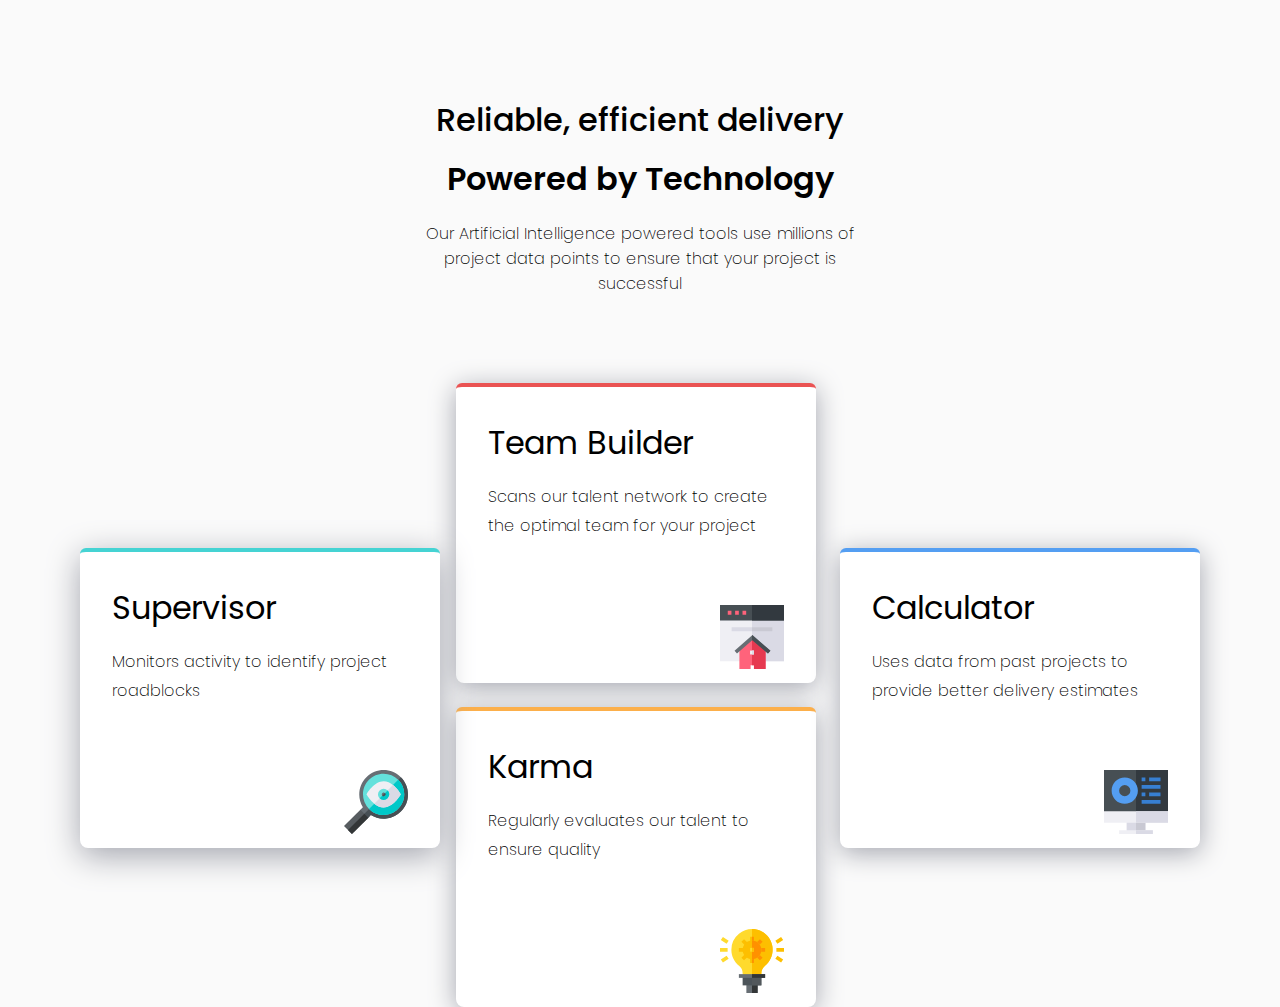
<file: four-card-feature-section-master/index.html>
<!DOCTYPE html>
<html lang="en">

<head>
    <meta charset="UTF-8">
    <meta name="viewport" content="width=device-width, initial-scale=1.0">
    <!-- displays site properly based on user's device -->

    <link rel="icon" type="image/png" sizes="32x32" href="./images/favicon-32x32.png">

    <title>Frontend Mentor | Four card feature section</title>

    <link rel="stylesheet" href="style.css">
</head>

<body>

    <main class="container">

        <div class="top-section">
             <h1 class="top-heading"> Reliable, efficient delivery </h1>
            <h1 class="top-heading-2">Powered by Technology</h1>

            <p class="top-para-2">Our Artificial Intelligence powered tools use millions of project data points
                to ensure that your project is successful</p>

        </div>


        <div class="bottom-section">
            <div class="box box-position box-1">

                <h1>Supervisor</h1>
                <p>Monitors activity to identify project roadblocks</p>
                <div class="svg">
                    <img src="./images/icon-supervisor.svg">
                </div>
            </div>
    
            <div class="boxes">
                <div class="box box-2">
                  <h1>  Team Builder</h1>
                    <p>Scans our talent network to create the optimal team for your project</p>
                    <div class="svg">
                        <img src="./images/icon-team-builder.svg" alt="" srcset="">
                    </div>
                </div>
                <div class="box box-3">
                 <h1>   Karma</h1>
                    <p>Regularly evaluates our talent to ensure quality</p>
                    <div class="svg">
<img src="./images/icon-karma.svg" alt="">
                    </div>
                </div>
            </div>
    
            <div class="box box-position box-4">
                <h1>Calculator</h1>
               <p> Uses data from past projects to provide better delivery estimates</p>
               <div class="svg">
                        <img src="./images/icon-calculator.svg" alt="">
               </div>
            </div>
        </div>



    </main>


    <!-- <footer>
        <p class="attribution">
            Challenge by <a href="https://www.frontendmentor.io?ref=challenge" target="_blank">Frontend Mentor</a>.
            Coded by <a href="#">Your Name Here</a>.
        </p>
    </footer> -->
</body>

</html>
</file>
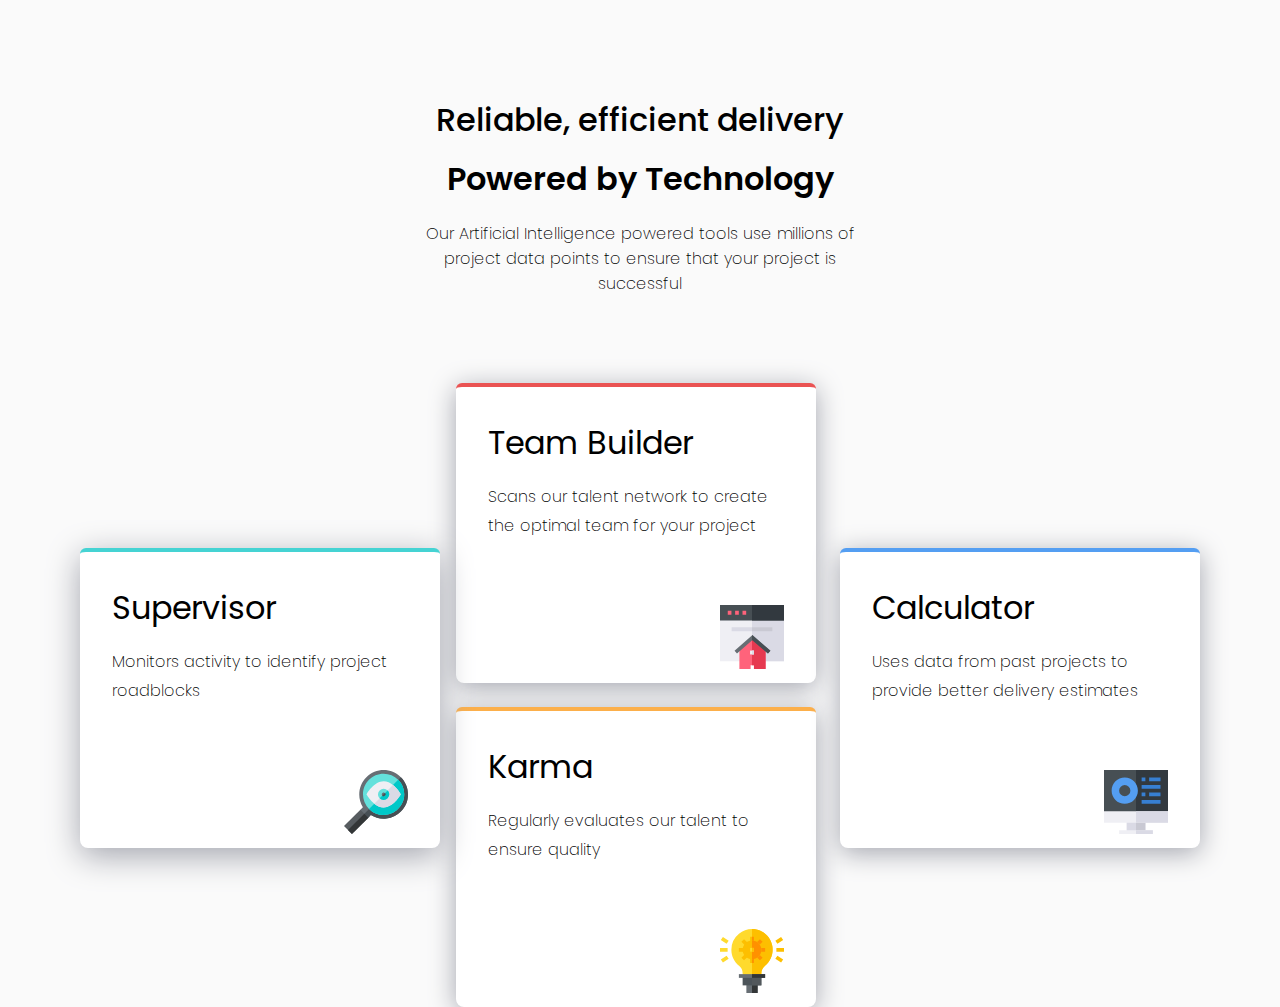
<file: four-card-feature-section-master/index2.html>
<!DOCTYPE html>
<html lang="en">

<head>
    <meta charset="UTF-8">
    <meta name="viewport" content="width=device-width, initial-scale=1.0">
    <!-- displays site properly based on user's device -->

    <link rel="icon" type="image/png" sizes="32x32" href="./images/favicon-32x32.png">

    <title>Frontend Mentor | Four card feature section</title>

    <link rel="stylesheet" href="style.css">
</head>

<body>

    <main class="container">

        <div class="top-section">
             <h1 class="top-heading"> Reliable, efficient delivery </h1>
            <h1 class="top-heading-2">Powered by Technology</h1>

            <p class="top-para-2">Our Artificial Intelligence powered tools use millions of project data points
                to ensure that your project is successful</p>

        </div>


        <div class="bottom-section">
            <div class="box box-position box-1">

                <h1>Supervisor</h1>
                <p>Monitors activity to identify project roadblocks</p>
                <div class="svg">
                    <img src="./images/icon-supervisor.svg">
                </div>
            </div>
    
            <div class="boxes">
                <div class="box box-2">
                  <h1>  Team Builder</h1>
                    <p>Scans our talent network to create the optimal team for your project</p>
                    <div class="svg">
                        <img src="./images/icon-team-builder.svg" alt="" srcset="">
                    </div>
                </div>
                <div class="box box-3">
                 <h1>   Karma</h1>
                    <p>Regularly evaluates our talent to ensure quality</p>
                    <div class="svg">
<img src="./images/icon-karma.svg" alt="">
                    </div>
                </div>
            </div>
    
            <div class="box box-position box-4">
                <h1>Calculator</h1>
               <p> Uses data from past projects to provide better delivery estimates</p>
               <div class="svg">
                        <img src="./images/icon-calculator.svg" alt="">
               </div>
            </div>
        </div>



    </main>


    <!-- <footer>
        <p class="attribution">
            Challenge by <a href="https://www.frontendmentor.io?ref=challenge" target="_blank">Frontend Mentor</a>.
            Coded by <a href="#">Your Name Here</a>.
        </p>
    </footer> -->
</body>

</html>
</file>
<file: four-card-feature-section-master/style.css>
@import url('https://fonts.googleapis.com/css2?family=Poppins:wght@200;400;600&display=swap');

*{
    margin: 0px;
    padding: 0px;
    box-sizing: border-box;
}
body{
   background-color: hsl(0, 0%, 98%);
   font-family: 'Poppins', sans-serif;
}

.container{
    display: flex;
    flex-direction: column;
    align-items: center;
}
.top-section{
    text-align: center;
    width: 500px;
}

.top-heading{
    margin-top: 6rem;
    font-weight: 500;
}
.top-heading-2{
    margin: 0.7rem;
    font-weight: 600;
}
.top-section p{
    padding: 7px 32px;
    font-weight: 200;
}

.box{
    background-color: white;
    height: 300px;
    width: 360px;
    border-radius: 6px 6px 8px 8px;
    box-shadow: 0px 5px 27px hsl(229, 6%, 66%);
}

.bottom-section{
    margin-top: 5rem;
    display: flex;
}
.box h1{
    margin: 2rem 2rem 1rem 2rem;
    font-weight: 400;

}

.box p{
    padding: 0px 3rem 0rem 2rem;
    line-height: 1.8;
    font-weight: 200;
}
.box-1{
margin-right: 1rem;
border-top: 4px solid hsl(180, 62%, 55%);
box-shadow: 0px 8px 33px hsl(229, 6%, 66%);
}

.box-2{
    margin-bottom: 1.5rem;
    border-top: 4px solid hsl(0, 78%, 62%);
}

 .box-3{
    border-top: 4px solid hsl(34, 97%, 64%);
} 

.box-4{
margin-left: 1.5rem;
border-top: 4px solid hsl(212, 86%, 64%);
}

.box-position{
    transform: translateY(55%);
}

.svg{
    text-align: end;
    margin-top: 4rem;
    margin-right: 2rem;
}

@media (max-width: 992px){
   
    .bottom-section{
        display: flex;
        flex-direction: column;
        margin-top: 0rem;
    }
    .box-4{
        margin-bottom: 13rem;
        margin-left: 0px;
    }
    .box-2{
        margin-top: 190px;
    }
    .boxes{
        display: flex;
        flex-direction: column;
    }
    .box{
        height: 260px;
    }
    .svg{
        margin-top: 1rem;
    }


}

@media (max-width: 375px){
    .container{
        width: 120%;
    }
}
</file>
